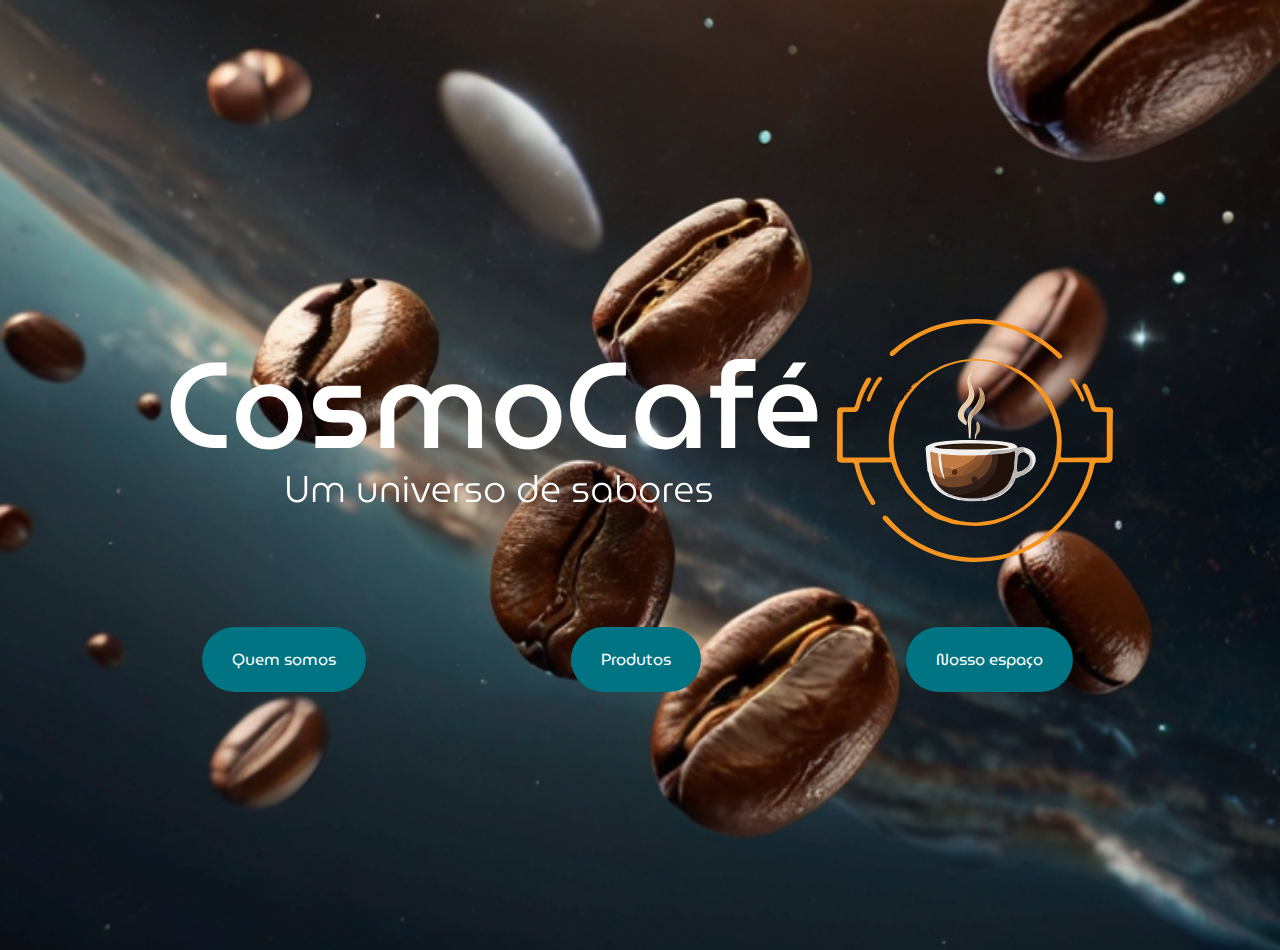
<file: index.html>
<!DOCTYPE html>
<html lang="pt-br">
  <head>
    <meta charset="UTF-8" />
    <meta name="viewport" content="width=device-width, initial-scale=1.0" />
    <link rel="stylesheet" href="styles/index.css" />
    <link rel="shortcut icon" href="assets/Logo.svg" type="image/x-icon" />
    <title>CosmoCafé</title>
    <link rel="stylesheet" href="styles/globals.css" />
  </head>
  <body>
    <div id="page-container">
      <img src="assets/Logo_name.svg" alt="Logo CosmoCafé" />
      <section>
        <div id="botoes">
          <a href="quemSomos.html"><button class="botao">Quem somos</button></a>
          <a href="produtos.html"><button class="botao">Produtos</button></a>
          <a href="espaco.html"><button class="botao">Nosso espaço</button></a>
        </div>
      </section>
    </div>
  </body>
</html>
</file>
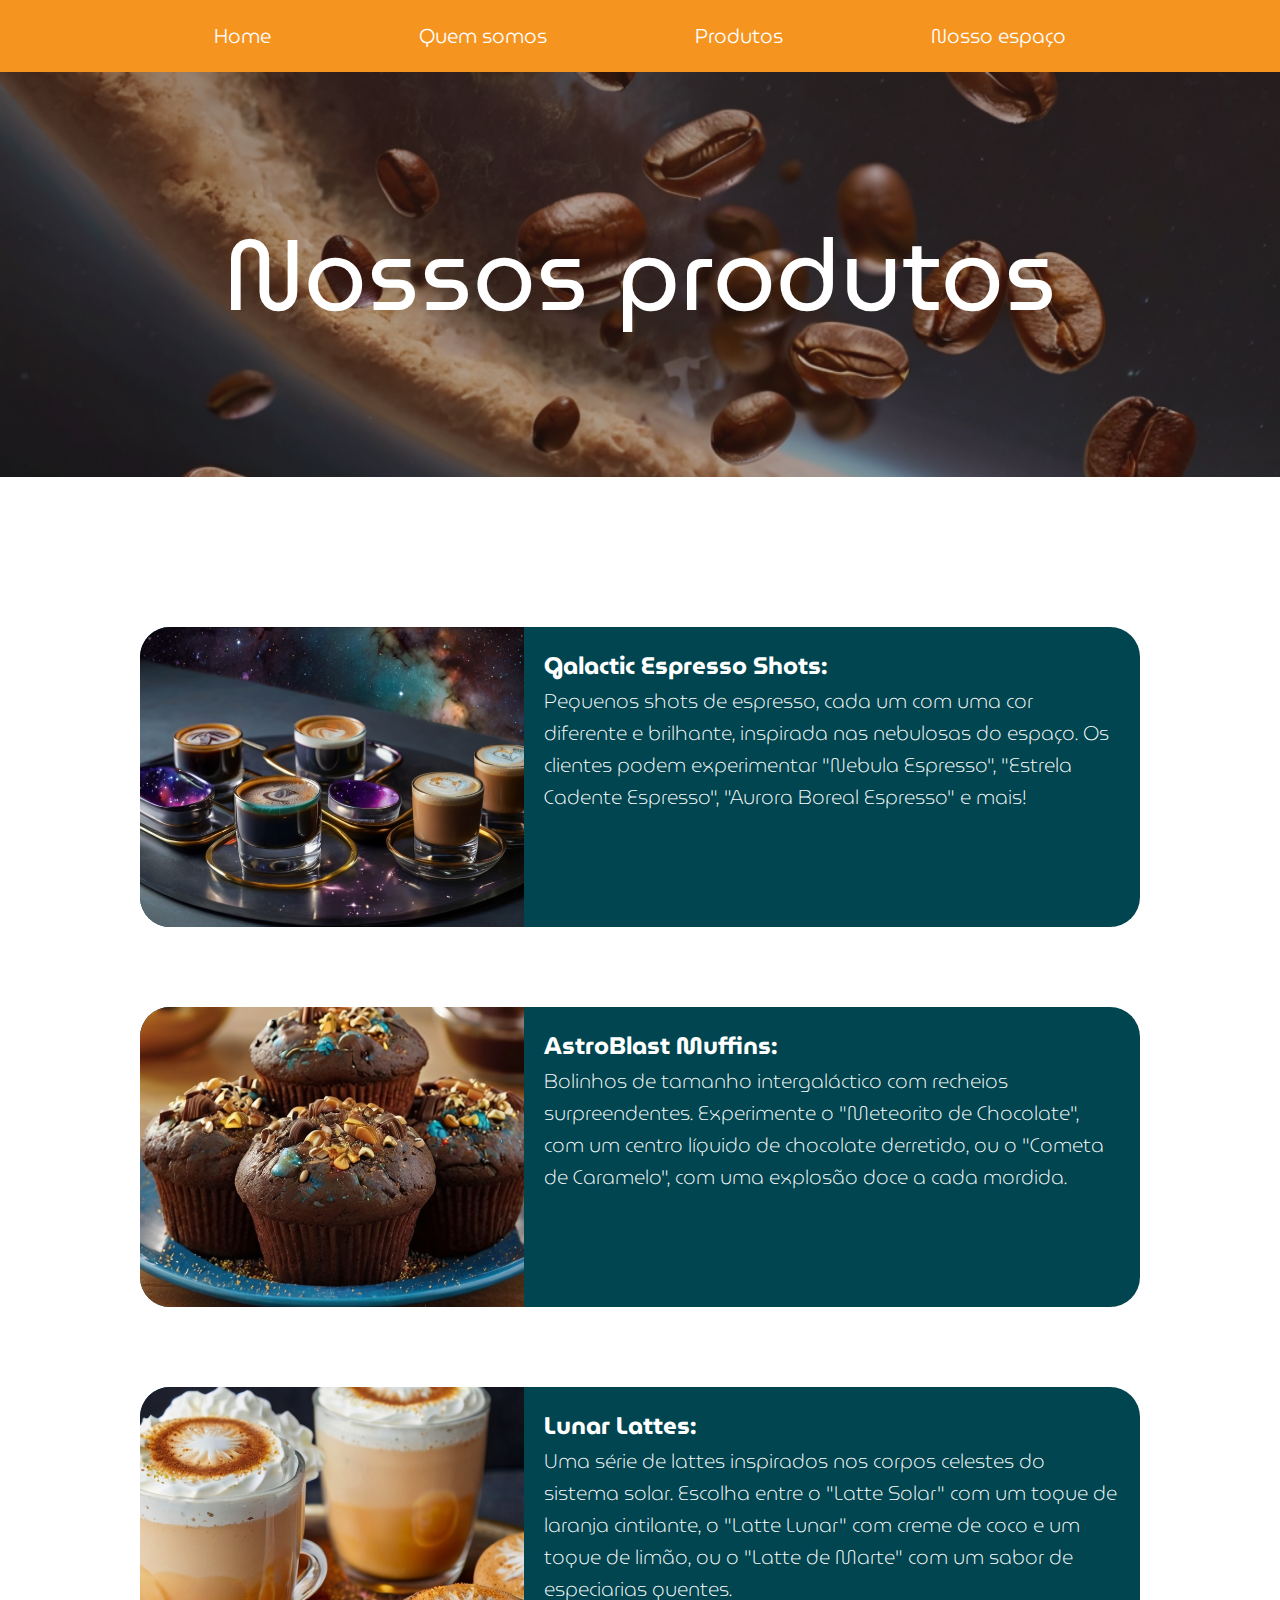
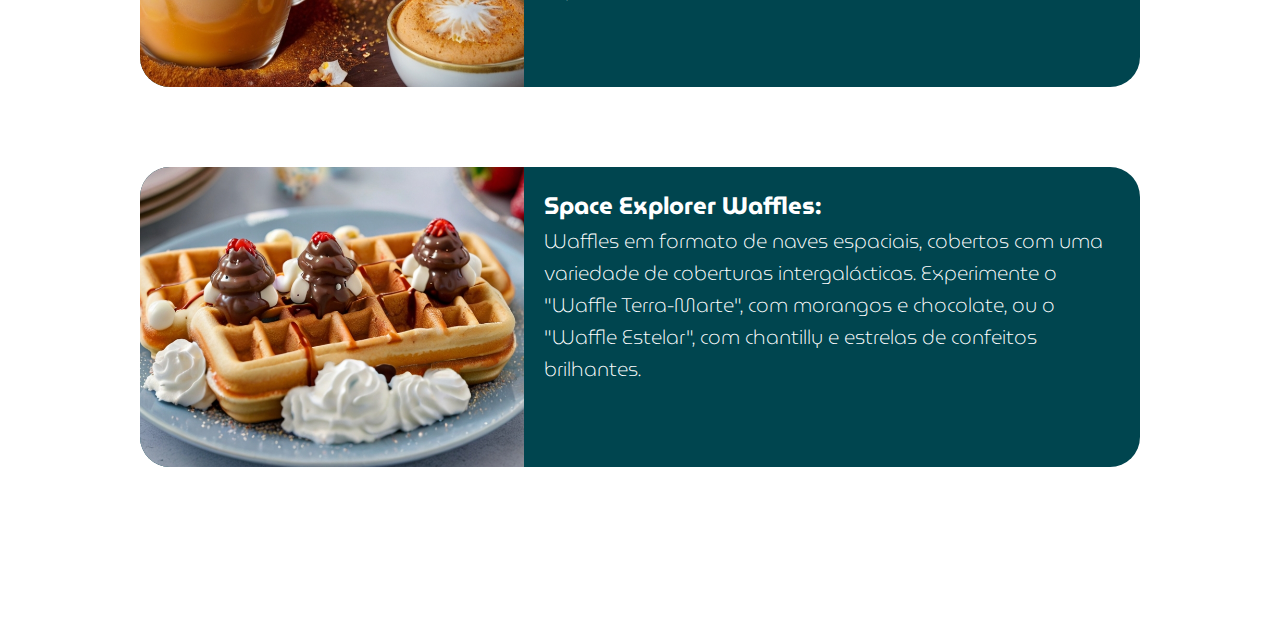
<file: produtos.html>
<!DOCTYPE html>
<html lang="pt-br">
  <head>
    <meta charset="UTF-8" />
    <meta name="viewport" content="width=device-width, initial-scale=1.0" />
    <title>Nossos Produto</title>
    <link rel="shortcut icon" href="assets/Logo.svg" type="image/x-icon" />
    <link rel="stylesheet" href="styles/globals.css" />
    <link rel="stylesheet" href="styles/produtos.css" />
  </head>
  <header>
    <header>
    <nav class="navbar">
      <ul class="nav-list">
        <li><a href="index.html">Home</a></li>
        <li><a href="quemSomos.html">Quem somos</a></li>
        <li><a href="produtos.html">Produtos</a></li>
        <li><a href="espaco.html">Nosso espaço</a></li>
      </ul>
    </nav>
  </header>
  <body>
    <div class="banner">
      <h1>Nossos produtos</h1>
    </div>
    <section class="products">
      <div class="container-product">
        <div class="image-product" style="background-image: url('assets/small_vibrant_espresso_sho.jpg')"></div>
        <div class="container-text">
          <h3 class="name-product">Galactic Espresso Shots:</h3>
          <p class="description-product">
            Pequenos shots de espresso, cada um com uma cor diferente e brilhante, inspirada nas nebulosas do espaço. Os clientes podem experimentar
            "Nebula Espresso", "Estrela Cadente Espresso", "Aurora Boreal Espresso" e mais!
          </p>
        </div>
      </div>

      <div class="container-product">
        <div class="image-product" style="background-image: url('assets/muffins_burs.jpg')"></div>
        <div class="container-text">
          <h3 class="name-product">AstroBlast Muffins:</h3>
          <p class="description-product">
            Bolinhos de tamanho intergaláctico com recheios surpreendentes. Experimente o "Meteorito de Chocolate", com um centro líquido de chocolate
            derretido, ou o "Cometa de Caramelo", com uma explosão doce a cada mordida.
          </p>
        </div>
      </div>

      <div class="container-product">
        <div class="image-product" style="background-image: url('assets/series_of_lattes.jpg')"></div>
        <div class="container-text">
          <h3 class="name-product">Lunar Lattes:</h3>
          <p class="description-product">
            Uma série de lattes inspirados nos corpos celestes do sistema solar. Escolha entre o "Latte Solar" com um toque de laranja cintilante, o
            "Latte Lunar" com creme de coco e um toque de limão, ou o "Latte de Marte" com um sabor de especiarias quentes.
          </p>
        </div>
      </div>

      <div class="container-product">
        <div class="image-product" style="background-image: url('assets/waffles_shaped_like_sleek.jpg')"></div>
        <div class="container-text">
          <h3 class="name-product">Space Explorer Waffles:</h3>
          <p class="description-product">
            Waffles em formato de naves espaciais, cobertos com uma variedade de coberturas intergalácticas. Experimente o "Waffle Terra-Marte", com
            morangos e chocolate, ou o "Waffle Estelar", com chantilly e estrelas de confeitos brilhantes.
          </p>
        </div>
      </div>
    </section>
  </body>
</html>
</file>
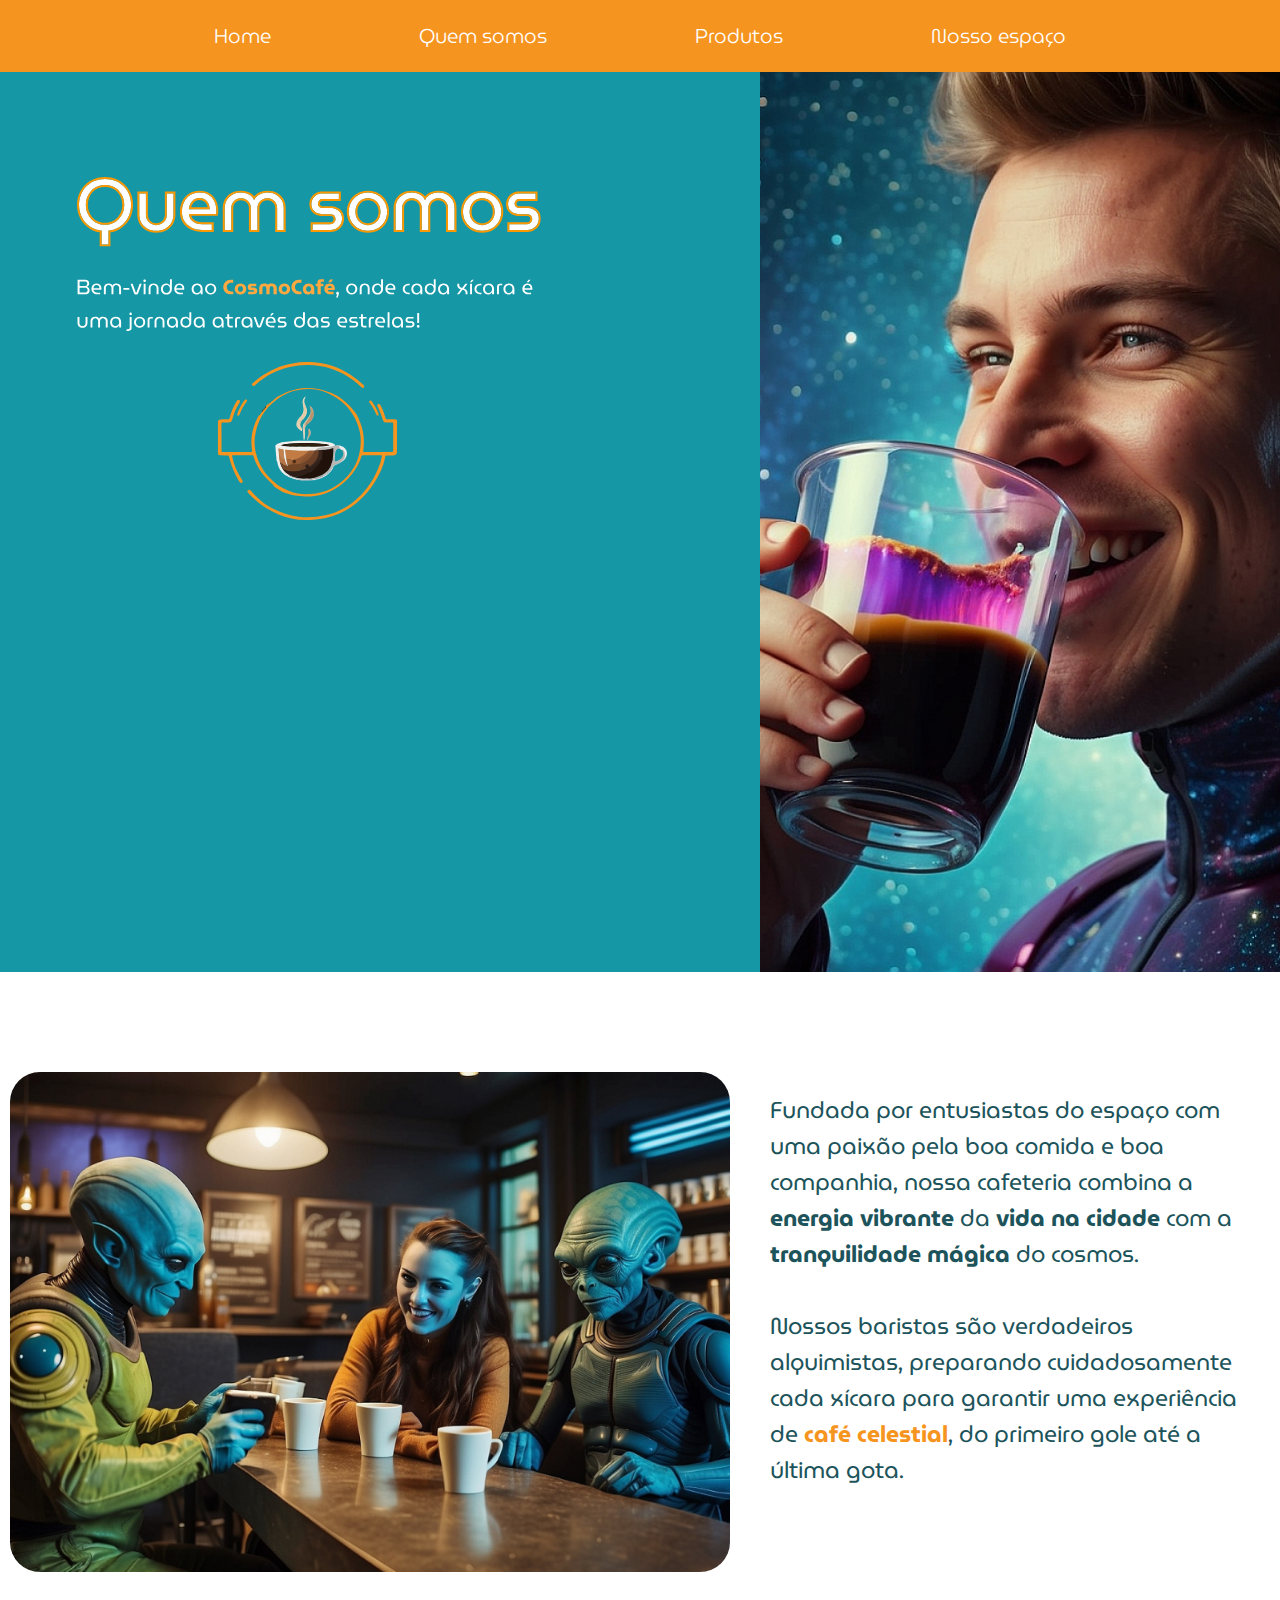
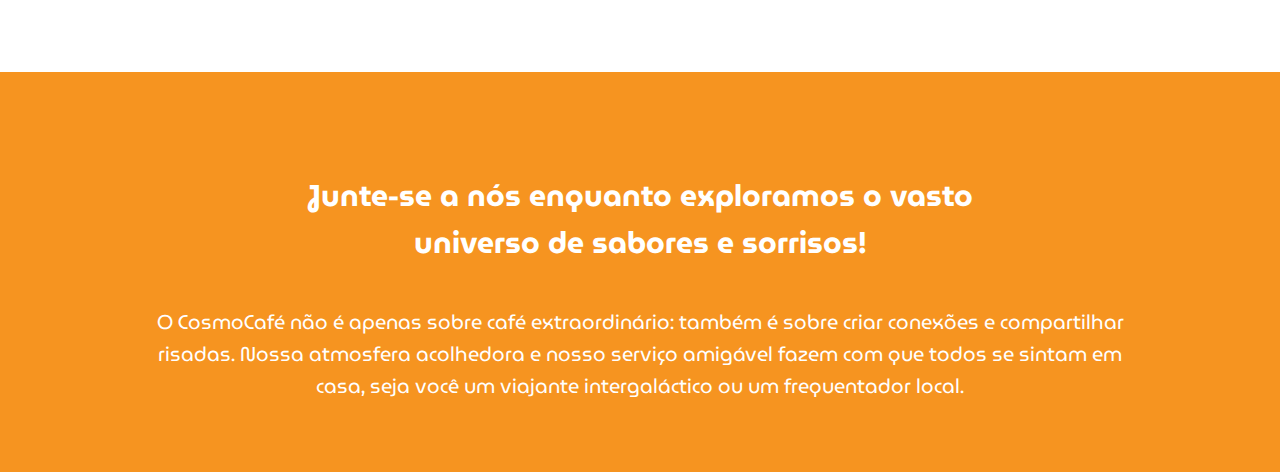
<file: quemSomos.html>
<!DOCTYPE html>
<html lang="pt-br">
  <head>
    <meta charset="UTF-8" />
    <meta name="viewport" content="width=device-width, initial-scale=1.0" />
    <title>Quem somos</title>
    <link rel="shortcut icon" href="assets/Logo.svg" type="image/x-icon">
    <link rel="stylesheet" href="styles/quemsomos.css">
    <link rel="stylesheet" href="styles/globals.css" />
    
  </head>
    <header>
    <nav class="navbar">
      <ul class="nav-list">
        <li><a href="index.html">Home</a></li>
        <li><a href="quemSomos.html">Quem somos</a></li>
        <li><a href="produtos.html">Produtos</a></li>
        <li><a href="espaco.html">Nosso espaço</a></li>
      </ul>
    </nav>
  </header>
  <body>
      <section class="quem-somos">
        <div class="container-image">
          <img id="logo" src="assets/quemSomos.svg" alt="Quem somos: 'Bem-vinde ao CosmoCafé, onde cada xícara é uma jornada através das estrelas!' e slogan">
        </div>
        <div class="imagem" style="background-image: url('assets/happy_person_drinking_galactic_colorfull_coffee.jpg')"></div>
      </section>


      <section class="segunda-parte">
        <div class="container-image" style="background-image: url('assets/Default_group_of_people_and_aliens_workers_at_a_galactic_coffe_2\ 1.jpg')"></div>

        <div class="container-text">
          <p>Fundada por entusiastas do espaço com uma paixão pela boa comida e boa companhia, nossa cafeteria combina a <span class="destaque">energia vibrante</span> da <span class="destaque">vida na cidade</span> com a <span class="destaque">tranquilidade mágica</span> do cosmos.</p>
          <br>
          <p>Nossos baristas são verdadeiros alquimistas, preparando cuidadosamente cada xícara para garantir uma experiência de <span class="destaque-cor">café celestial</span>, do primeiro gole até a última gota.</p></p>
        </div>

      </section>

      <section class="terceira-parte">
        <h2>Junte-se a nós enquanto exploramos o vasto universo de sabores e sorrisos!</h2>
        <p>O CosmoCafé não é apenas sobre café extraordinário: também é sobre criar conexões e compartilhar risadas. Nossa atmosfera acolhedora e nosso serviço amigável fazem com que todos se sintam em casa, seja você um viajante intergaláctico ou um frequentador local.</p>
      </section>
  </body>
</html>
</file>
<file: styles/index.css>
body {
  background-image: url(../assets/coffee_beans_floating_in_space.jpg);
  background-size: cover;
  background-position: center top;
  background-repeat: no-repeat;
  font-family: "MuseoModerno", sans-serif;
}

#page-container {
  margin-top: 50px;
  display: flex;
  align-items: center;
  justify-content: center;
  min-width: 100vh;
  min-height: 100vh;
  flex-direction: column;
}

.botao {
  border: none;
  border-radius: 45px;
  padding: 20px 30px;
  background-color: #007482;
  color: #fff;
  font-size: 16px;
  cursor: pointer;
  margin-right: 105px;
  margin-left: 100px;
}

#botoes {
  display: flex;
  justify-content: center;
  margin-top: 6%;
}

.botao:hover {
  background-color: #0daabb;
  font-size: 18px;
}

body img {
  border-top: 7%;
}
</file>
<file: styles/globals.css>
@import url("https://fonts.googleapis.com/css2?family=Antonio:wght@100..700&family=MuseoModerno:ital,wght@0,100..900;1,100..900&display=swap");

* {
  font-family: "MuseoModerno", sans-serif;
  font-optical-sizing: auto;
  font-weight: weight;
  font-style: normal;

  margin: 0;
  padding: 0;
}

.navbar {
  text-align: center;
  background-color: #f69420;
  padding: 20px 0;
  font-size: 20px;
  font-weight: 300;
}

.nav-list {
  list-style-type: none;
  padding: 0;
  margin: 0 auto;
  display: flex;
  justify-content: space-around;
  width: 100%;
  max-width: 1000px;
}

.nav-list li {
  display: inline;
}

.nav-list li:last-child {
  margin-right: 0;
}

.nav-list li a {
  color: #fff;
  text-decoration: none;
  padding: 5px 10px;
  border-radius: 20px;
}

.nav-list li a:hover {
  background-color: #fead49;
}
</file>
<file: styles/produtos.css>
html {
  font-size: 20px;
}

.banner {
  width: 100%;
  height: 45vh;
  background-image: linear-gradient(#42281f6d, #42281f53), url("../assets/coffee_beans_floating_in_space2.jpg");
  background-repeat: no-repeat;
  background-position: center;
  background-size: cover;
  display: flex;
  justify-content: center;
  align-items: center;
}

.banner h1 {
  color: #fff;
  font-size: 5em;
  font-weight: 400;
}

.products {
  margin: 150px auto;
  width: 95vw;
  max-width: 1000px;
  padding: 0 10px;
}

.products .container-product {
  background-color: #00454f;
  margin-top: 80px;
  color: #fff;
  border-radius: 30px;
  min-height: 300px;
  display: flex;
}

.products .container-product .image-product {
  width: 40%;
  min-width: 300px;
  background-position: center;
  background-repeat: no-repeat;
  background-size: cover;
  border-radius: 30px 0 0 30px;
}

.products .container-product .container-text {
  padding: 20px;
  width: 60%;
}

.products .container-product .container-text h3 {
  font-size: 1.2em;
}
.products .container-product .container-text p {
  font-size: 0.99em;
  font-weight: 200;
}
</file>
<file: styles/quemsomos.css>
.quem-somos {
  background-color: #1597a6;
  display: flex;
  justify-content: space-between;
  width: 100%;
  height: 100vh;
}

.quemSomos .container-image {
  width: 50%;
  height: 100%;
  background-repeat: no-repeat;
  background-position: center;
  background-size: cover;
}

.quem-somos .imagem {
  width: 50%;
  height: 100%;
  background-repeat: no-repeat;
  background-position: center;
  background-size: cover;
}

.segunda-parte {
  display: flex;
  max-width: 100%;
  max-width: 1350px;
  margin: 100px auto;
  padding: 0 10px;
}

.segunda-parte .container-image {
  width: 60%;
  height: 500px;
  background-repeat: no-repeat;
  background-position: center;
  background-size: cover;
  border-radius: 30px;
}

.segunda-parte .container-text {
  width: 40%;
  padding: 20px;
  padding-left: 40px;
  font-size: 23px;
  color: #1d545b;
}

#logo {
  width: 80%;
  padding: 10%;
}

#box img {
  width: 750px;
  padding: 60px;
}

#container2 {
  display: flex;
  flex-grow: 1;
  flex-direction: row;
}

#textbox {
  margin-top: 50px;
  padding-top: 50px;
  max-width: 30%;
  font-size: 23px;
  color: #1d545b;
}

.destaque {
  font-weight: bold;
}

.destaque-cor {
  font-weight: bold;
  color: #f69420;
}

.terceira-parte {
  background-color: #f69420;
  display: flex;
  flex-direction: column;
  justify-content: center;
  align-items: center;
  color: white;
  height: 400px;
}

.terceira-parte h2 {
  width: 100%;
  font-size: 30px;
  padding: 40px 20px 10px 20px;
  max-width: 700px;
  text-align: center;
}

.terceira-parte p {
  width: 100%;
  font-size: 20px;
  padding: 30px 20px 10px 20px;
  max-width: 1000px;
  text-align: center;
}
</file>
